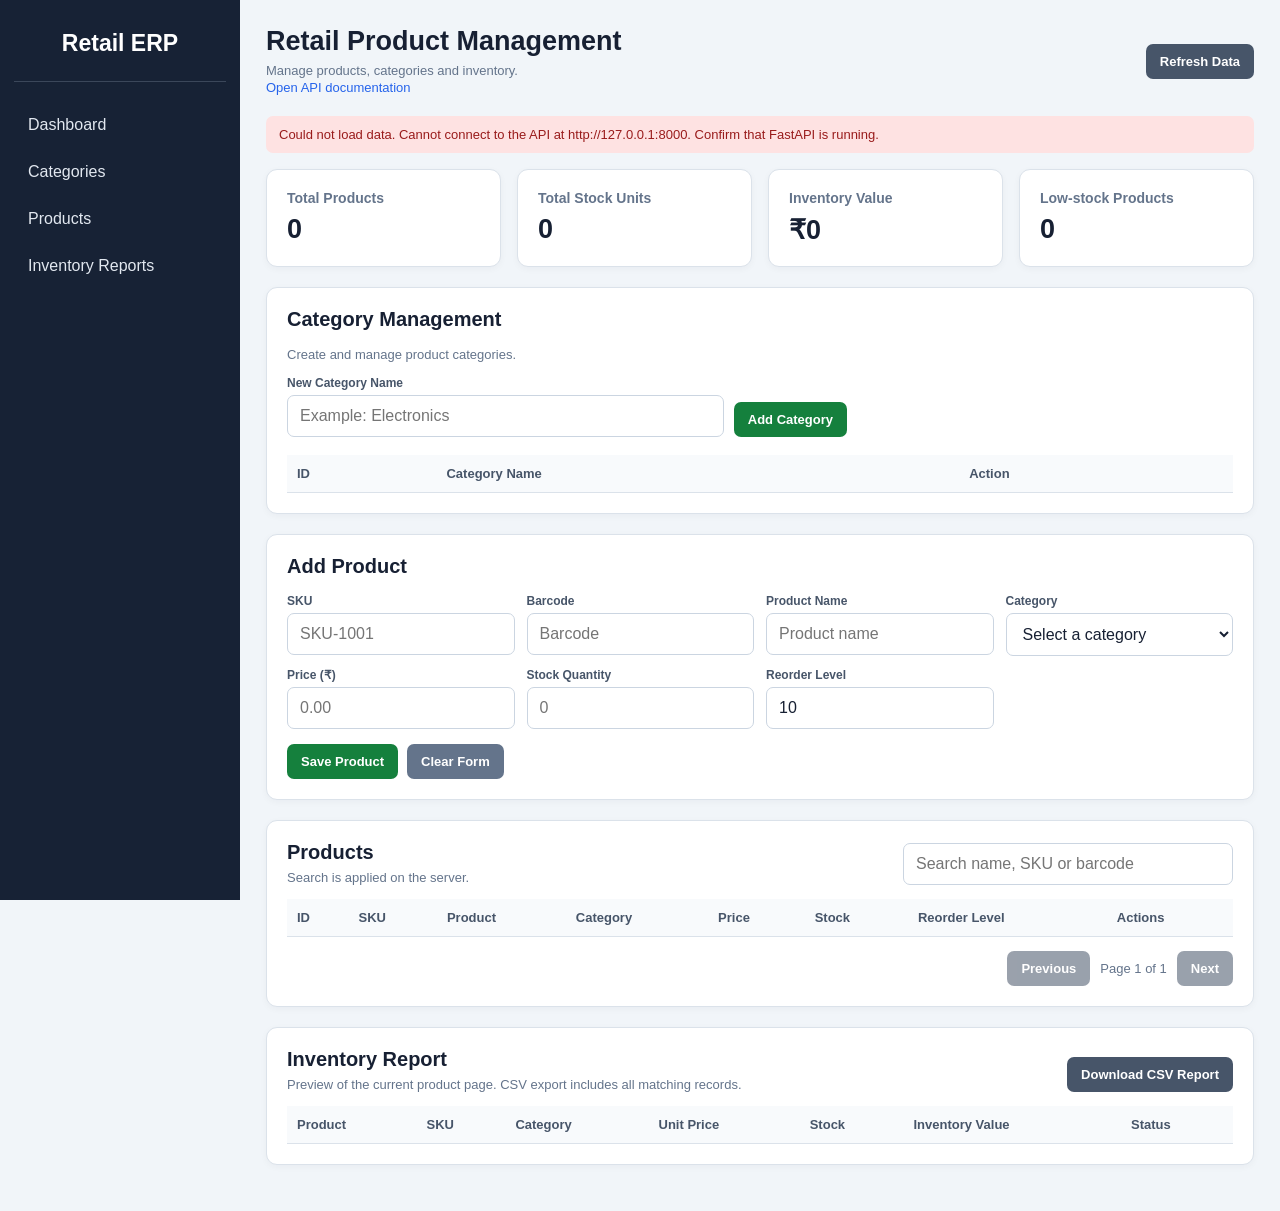
<file: index.html>
<!DOCTYPE html>
<html lang="en">
<head>
  <meta charset="UTF-8">
  <meta name="viewport" content="width=device-width, initial-scale=1.0">
  <meta name="description" content="Retail inventory and product management dashboard">
  <title>Retail ERP | Product Management</title>
  <style>
    :root {
      --navy: #172235; --navy-light: #26364f; --blue: #2563eb;
      --green: #15803d; --red: #dc2626; --muted: #64748b;
      --surface: #fff; --background: #f1f5f9; --border: #dbe2ea;
    }
    * { box-sizing: border-box; }
    body { margin: 0; font-family: "Segoe UI", Arial, sans-serif; color: #172033; background: var(--background); }
    .sidebar { width: 240px; position: fixed; inset: 0 auto 0 0; padding: 22px 14px; color: #fff; background: var(--navy); }
    .logo { padding: 8px 10px 24px; text-align: center; font-size: 23px; font-weight: 700; border-bottom: 1px solid #3b475a; }
    .menu { margin-top: 22px; }
    .menu a { display: block; margin: 5px 0; padding: 12px 14px; color: #e2e8f0; text-decoration: none; border-radius: 7px; }
    .menu a:hover, .menu a:focus-visible { background: var(--navy-light); }
    .main { width: calc(100% - 240px); margin-left: 240px; padding: 26px; }
    .header { display: flex; align-items: center; justify-content: space-between; gap: 16px; margin-bottom: 20px; }
    h1 { margin: 0; font-size: 27px; } h2 { margin: 0 0 16px; font-size: 20px; }
    h3 { margin: 0 0 8px; font-size: 14px; color: var(--muted); }
    .subtext { margin: 6px 0 0; color: var(--muted); font-size: 13px; }
    .cards { display: grid; grid-template-columns: repeat(4, minmax(0, 1fr)); gap: 16px; margin-bottom: 20px; }
    .card, .panel { padding: 20px; background: var(--surface); border: 1px solid var(--border); border-radius: 11px; box-shadow: 0 2px 7px rgba(15,23,42,.04); }
    .metric { margin: 0; font-size: 27px; font-weight: 700; overflow-wrap: anywhere; }
    .panel { margin-bottom: 20px; }
    .form-grid { display: grid; grid-template-columns: repeat(4, minmax(0, 1fr)); gap: 12px; }
    label { display: block; margin-bottom: 5px; font-size: 12px; color: #475569; font-weight: 600; }
    input, select { width: 100%; min-width: 0; padding: 11px 12px; border: 1px solid #cbd5e1; border-radius: 7px; background: #fff; color: #172033; font: inherit; }
    input:focus, select:focus, button:focus-visible { outline: 2px solid #bfdbfe; outline-offset: 1px; border-color: var(--blue); }
    .field { min-width: 0; }
    .actions { display: flex; flex-wrap: wrap; gap: 9px; margin-top: 15px; }
    button { padding: 10px 14px; border: 0; border-radius: 7px; color: #fff; font: inherit; font-size: 13px; font-weight: 600; cursor: pointer; }
    button:hover { opacity: .88; } button:disabled { opacity: .55; cursor: not-allowed; }
    .btn-save { background: var(--green); } .btn-clear { background: #64748b; }
    .btn-edit { background: var(--blue); } .btn-delete { background: var(--red); }
    .btn-view { background: #475569; } .btn-small { padding: 7px 9px; margin: 2px; }
    .category-row { display: flex; align-items: end; gap: 10px; max-width: 560px; }
    .category-row .field { flex: 1; }
    .search-row { display: flex; justify-content: space-between; align-items: end; gap: 12px; margin-bottom: 14px; }
    .search-row input { max-width: 330px; }
    .table-wrap { width: 100%; overflow-x: auto; }
    table { width: 100%; border-collapse: collapse; min-width: 760px; }
    th, td { padding: 11px 10px; border-bottom: 1px solid var(--border); text-align: left; font-size: 13px; white-space: nowrap; }
    th { background: #f8fafc; color: #475569; font-weight: 700; }
    tbody tr:hover { background: #f8fafc; }
    .status { display: inline-block; padding: 4px 8px; border-radius: 20px; font-size: 11px; font-weight: 700; }
    .status-low { color: #991b1b; background: #fee2e2; } .status-ok { color: #166534; background: #dcfce7; }
    .message { display: none; margin: 0 0 16px; padding: 11px 13px; border-radius: 7px; font-size: 13px; }
    .message.show { display: block; } .message.error { color: #991b1b; background: #fee2e2; }
    .message.success { color: #166534; background: #dcfce7; }
    .empty { padding: 24px; text-align: center; color: var(--muted); }
    .pagination { display: flex; align-items: center; justify-content: flex-end; gap: 10px; margin-top: 14px; }
    .pagination span { color: var(--muted); font-size: 13px; }
    .api-link { color: var(--blue); font-size: 13px; text-decoration: none; }
    dialog { width: min(620px, calc(100% - 30px)); max-height: 80vh; padding: 22px; border: 1px solid var(--border); border-radius: 12px; box-shadow: 0 15px 50px rgba(15,23,42,.25); }
    dialog::backdrop { background: rgba(15,23,42,.55); }
    dialog pre { overflow: auto; padding: 14px; border-radius: 8px; background: #f8fafc; font-size: 12px; white-space: pre-wrap; overflow-wrap: anywhere; }
    .dialog-head { display: flex; justify-content: space-between; align-items: center; gap: 10px; }
    @media (max-width: 1100px) { .cards { grid-template-columns: repeat(2, minmax(0, 1fr)); } .form-grid { grid-template-columns: repeat(2, minmax(0, 1fr)); } }
    @media (max-width: 720px) {
      .sidebar { position: static; width: 100%; height: auto; }
      .logo { padding-bottom: 14px; }
      .menu { display: flex; flex-wrap: wrap; gap: 4px; margin-top: 12px; }
      .menu a { padding: 8px 10px; font-size: 13px; }
      .main { width: 100%; margin: 0; padding: 16px; }
      .header { align-items: flex-start; }
      .cards { grid-template-columns: repeat(2, minmax(0, 1fr)); gap: 10px; }
      .card { padding: 14px; } .metric { font-size: 21px; }
      .form-grid { grid-template-columns: 1fr; }
      .category-row, .search-row { align-items: stretch; flex-direction: column; }
      .search-row input { max-width: none; }
    }
  </style>
</head>
<body>
  <aside class="sidebar">
    <div class="logo">Retail ERP</div>
    <nav class="menu" aria-label="Main navigation">
      <a href="#dashboard">Dashboard</a>
      <a href="#categories">Categories</a>
      <a href="#products">Products</a>
      <a href="#reports">Inventory Reports</a>
    </nav>
  </aside>

  <main class="main">
    <div class="header" id="dashboard">
      <div>
        <h1>Retail Product Management</h1>
        <p class="subtext">Manage products, categories and inventory.</p>
        <a class="api-link" href="http://127.0.0.1:8000/docs" target="_blank" rel="noopener">Open API documentation</a>
      </div>
      <button class="btn-view" id="refreshButton" type="button">Refresh Data</button>
    </div>

    <div id="message" class="message" role="status" aria-live="polite"></div>

    <section class="cards" aria-label="Inventory summary">
      <div class="card"><h3>Total Products</h3><p class="metric" id="totalProducts">0</p></div>
      <div class="card"><h3>Total Stock Units</h3><p class="metric" id="totalStock">0</p></div>
      <div class="card"><h3>Inventory Value</h3><p class="metric" id="inventoryValue">₹0</p></div>
      <div class="card"><h3>Low-stock Products</h3><p class="metric" id="lowStock">0</p></div>
    </section>

    <section class="panel" id="categories">
      <h2>Category Management</h2>
      <p class="subtext">Create and manage product categories.</p>
      <form id="categoryForm" class="category-row" style="margin-top:14px">
        <div class="field">
          <label for="newCategory">New Category Name</label>
          <input id="newCategory" type="text" maxlength="100" placeholder="Example: Electronics" required>
        </div>
        <button class="btn-save" id="addCategoryButton" type="submit">Add Category</button>
      </form>
      <div class="table-wrap" style="margin-top:18px">
        <table style="min-width:300px">
          <thead><tr><th>ID</th><th>Category Name</th><th>Action</th></tr></thead>
          <tbody id="categoryRows"></tbody>
        </table>
      </div>
    </section>

    <section class="panel" id="products">
      <h2 id="formTitle">Add Product</h2>
      <form id="productForm">
        <input id="id" type="hidden">
        <div class="form-grid">
          <div class="field"><label for="sku">SKU</label><input id="sku" minlength="3" maxlength="50" placeholder="SKU-1001" required></div>
          <div class="field"><label for="barcode">Barcode</label><input id="barcode" minlength="3" maxlength="100" placeholder="Barcode" required></div>
          <div class="field"><label for="name">Product Name</label><input id="name" maxlength="100" placeholder="Product name" required></div>
          <div class="field"><label for="category_id">Category</label><select id="category_id" required><option value="">Select a category</option></select></div>
          <div class="field"><label for="price">Price (₹)</label><input id="price" type="number" min="0.01" max="9999999999.99" step="0.01" placeholder="0.00" required></div>
          <div class="field"><label for="stock">Stock Quantity</label><input id="stock" type="number" min="0" step="1" placeholder="0" required></div>
          <div class="field"><label for="reorder_level">Reorder Level</label><input id="reorder_level" type="number" min="0" step="1" value="10" required></div>
        </div>
        <div class="actions">
          <button class="btn-save" id="saveButton" type="submit">Save Product</button>
          <button class="btn-clear" id="clearButton" type="button">Clear Form</button>
        </div>
      </form>
    </section>

    <section class="panel">
      <div class="search-row">
        <div><h2 style="margin-bottom:4px">Products</h2><p class="subtext">Search is applied on the server.</p></div>
        <input id="searchText" type="search" placeholder="Search name, SKU or barcode" aria-label="Search products">
      </div>
      <div class="table-wrap">
        <table>
          <thead><tr><th>ID</th><th>SKU</th><th>Product</th><th>Category</th><th>Price</th><th>Stock</th><th>Reorder Level</th><th>Actions</th></tr></thead>
          <tbody id="rows"></tbody>
        </table>
      </div>
      <div class="pagination">
        <button class="btn-view" id="previousPageButton" type="button" disabled>Previous</button>
        <span id="pageInfo">Page 1 of 1</span>
        <button class="btn-view" id="nextPageButton" type="button" disabled>Next</button>
      </div>
    </section>

    <section class="panel" id="reports">
      <div class="search-row">
        <div><h2 style="margin-bottom:4px">Inventory Report</h2><p class="subtext">Preview of the current product page. CSV export includes all matching records.</p></div>
        <button class="btn-view" id="downloadButton" type="button">Download CSV Report</button>
      </div>
      <div class="table-wrap">
        <table>
          <thead><tr><th>Product</th><th>SKU</th><th>Category</th><th>Unit Price</th><th>Stock</th><th>Inventory Value</th><th>Status</th></tr></thead>
          <tbody id="reportRows"></tbody>
        </table>
      </div>
    </section>
  </main>

  <dialog id="detailsDialog">
    <div class="dialog-head"><h2>Product Details</h2><button class="btn-clear" id="closeDetailsButton" type="button">Close</button></div>
    <pre id="detailsContent"></pre>
  </dialog>

  <script src="script.js" defer></script>
</body>
</html>
</file>
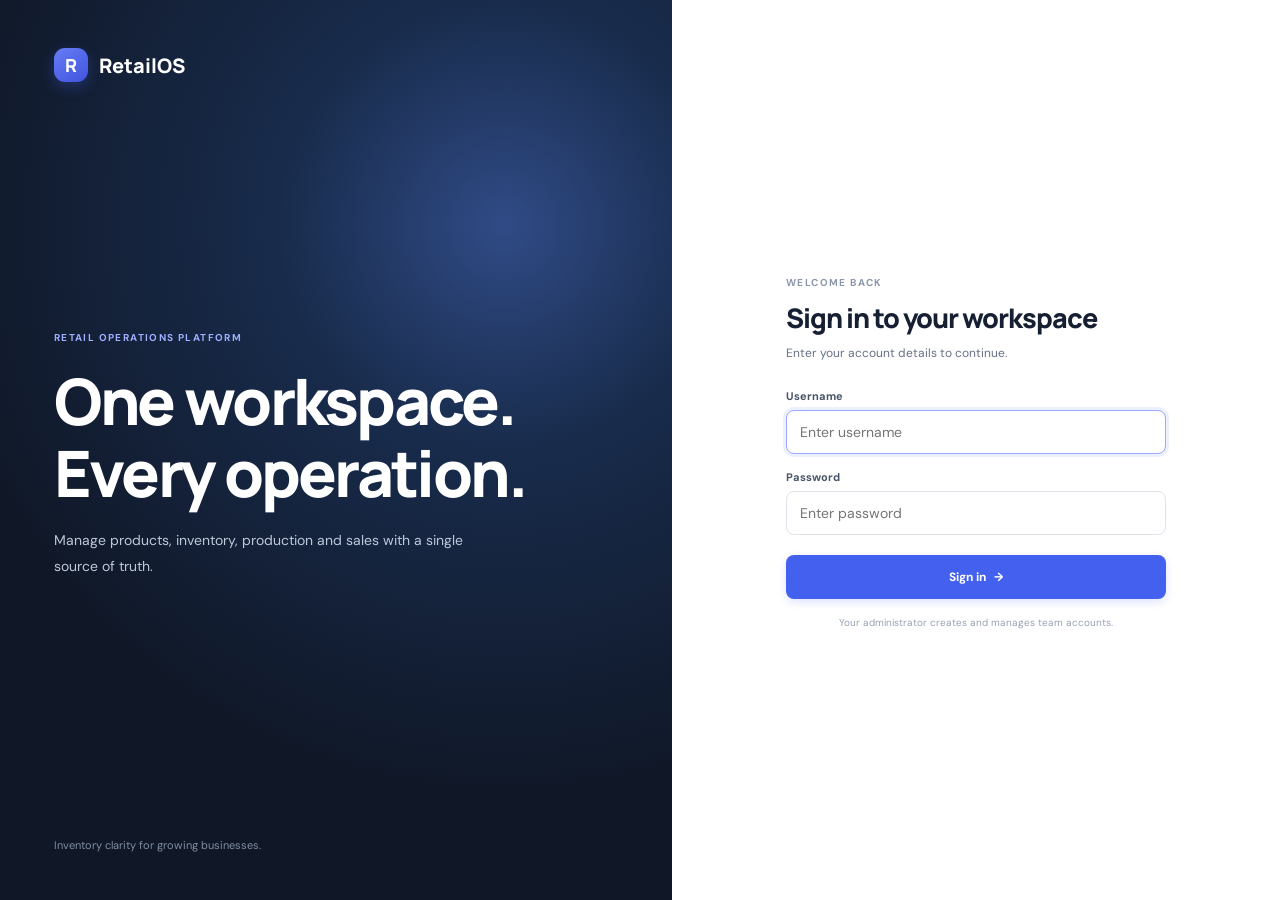
<file: static/index.html>
<!DOCTYPE html>
<html lang="en">
<head>
  <meta charset="UTF-8" />
  <meta name="viewport" content="width=device-width, initial-scale=1.0" />
  <meta name="theme-color" content="#101828" />
  <title>RetailOS | Management Suite</title>
  <link rel="stylesheet" href="/static/styles.css" />
</head>
<body>
  <div id="loginScreen" class="login-screen hidden">
    <div class="login-art">
      <div class="login-brand"><span class="brand-mark">R</span><span>RetailOS</span></div>
      <div class="login-copy">
        <span class="eyebrow">RETAIL OPERATIONS PLATFORM</span>
        <h1>One workspace.<br />Every operation.</h1>
        <p>Manage products, inventory, production and sales with a single source of truth.</p>
      </div>
      <div class="login-foot">Inventory clarity for growing businesses.</div>
    </div>
    <div class="login-panel">
      <form id="loginForm" class="login-form">
        <div class="mobile-brand"><span class="brand-mark">R</span><b>RetailOS</b></div>
        <span class="eyebrow">WELCOME BACK</span>
        <h2>Sign in to your workspace</h2>
        <p class="muted">Enter your account details to continue.</p>
        <label for="loginUsername">Username</label>
        <input id="loginUsername" name="username" autocomplete="username" required placeholder="Enter username" />
        <label for="loginPassword">Password</label>
        <input id="loginPassword" name="password" type="password" autocomplete="current-password" required placeholder="Enter password" />
        <div id="loginError" class="form-error hidden"></div>
        <button class="btn btn-primary btn-wide" type="submit">Sign in <span>→</span></button>
        <p class="login-hint">Your administrator creates and manages team accounts.</p>
      </form>
    </div>
  </div>

  <div id="appShell" class="app-shell hidden">
    <aside class="sidebar" id="sidebar">
      <a class="brand" href="#dashboard"><span class="brand-mark">R</span><span>RetailOS<small>MANAGEMENT SUITE</small></span></a>
      <div class="workspace-label">WORKSPACE</div>
      <nav id="mainNav" class="main-nav">
        <button class="nav-link active" data-page="dashboard"><span class="nav-icon">▦</span>Overview</button>
        <div class="nav-section">CATALOGUE</div>
        <button class="nav-link" data-page="products"><span class="nav-icon">▤</span>Products</button>
        <button class="nav-link" data-page="categories"><span class="nav-icon">◇</span>Categories</button>
        <div class="nav-section">OPERATIONS</div>
        <button class="nav-link" data-page="production"><span class="nav-icon">⚙</span>Production</button>
        <button class="nav-link" data-page="sales"><span class="nav-icon">↗</span>Sales</button>
        <button class="nav-link" data-page="inventory"><span class="nav-icon">▣</span>Inventory</button>
        <div class="nav-section">BUSINESS</div>
        <button class="nav-link" data-page="customers"><span class="nav-icon">♙</span>Customers</button>
        <button class="nav-link" data-page="suppliers"><span class="nav-icon">♧</span>Suppliers</button>
        <button class="nav-link" data-page="reports"><span class="nav-icon">▥</span>Reports</button>
        <button class="nav-link admin-only" data-page="users"><span class="nav-icon">♧</span>Team & access</button>
      </nav>
      <div class="sidebar-bottom">
        <div class="help-card"><div class="help-icon">?</div><b>Need a hand?</b><p>Review the setup guide for help with your workspace.</p><a href="/docs" target="_blank" rel="noreferrer">API documentation ↗</a></div>
        <div class="sidebar-version">RETAILOS <span>v2.0</span></div>
      </div>
    </aside>

    <main class="main-area">
      <header class="topbar">
        <button id="mobileMenuButton" class="icon-button mobile-menu" aria-label="Toggle navigation">☰</button>
        <div class="breadcrumbs"><span>Workspace</span><i>/</i><b id="breadcrumbCurrent">Overview</b></div>
        <div class="top-actions">
          <span class="system-status"><i></i> System operational</span>
          <button class="icon-button" id="changePasswordButton" title="Change password">⌑</button>
          <div class="user-menu"><div class="avatar" id="userAvatar">A</div><div class="user-meta"><b id="userName">Administrator</b><small id="userRole">ADMIN</small></div><button id="logoutButton" class="logout-button" title="Sign out">↪</button></div>
        </div>
      </header>
      <section class="page-wrap">
        <div id="toast" class="toast hidden" role="status" aria-live="polite"></div>
        <div id="pageContent"></div>
      </section>
      <footer class="footer"><span>RetailOS · Operations workspace</span><span>Data is stored in your PostgreSQL database</span></footer>
    </main>
  </div>

  <dialog id="appModal" class="app-modal"><div class="modal-head"><div><span class="eyebrow" id="modalEyebrow">WORKSPACE</span><h2 id="modalTitle">Create record</h2></div><button class="icon-button" id="modalClose" aria-label="Close">×</button></div><div id="modalBody"></div></dialog>
  <script src="/static/app.js" defer></script>
</body>
</html>
</file>
<file: static/styles.css>
@import url('https://fonts.googleapis.com/css2?family=DM+Sans:wght@400;500;600;700&family=Manrope:wght@400;500;600;700;800&display=swap');
:root{--ink:#172033;--muted:#667085;--muted2:#98a2b3;--line:#e7ebf1;--surface:#fff;--canvas:#f5f7fb;--nav:#101828;--nav2:#1d2939;--primary:#4361ee;--primary-soft:#edf0ff;--green:#12a76a;--green-soft:#e7f8f0;--orange:#e58a25;--orange-soft:#fff4e5;--red:#d92d20;--red-soft:#fff0ee;--shadow:0 8px 24px rgba(16,24,40,.045);font-family:'DM Sans',sans-serif;color:var(--ink)}
*{box-sizing:border-box}body{margin:0;background:var(--canvas);font-family:'DM Sans',sans-serif;font-size:14px}button,input,select,textarea{font:inherit}button{cursor:pointer}button:disabled{opacity:.6;cursor:wait}.hidden{display:none!important}.muted{color:var(--muted)}.eyebrow{font-size:10px;letter-spacing:1.4px;font-weight:700;color:#8b96a9}.app-shell{min-height:100vh}.sidebar{width:252px;position:fixed;inset:0 auto 0 0;background:var(--nav);color:#fff;padding:25px 16px 16px;display:flex;flex-direction:column;z-index:20}.brand{display:flex;align-items:center;gap:11px;padding:0 10px 26px;color:#fff;text-decoration:none;font:800 20px Manrope,sans-serif;letter-spacing:-.7px}.brand small{display:block;color:#8895a7;font:600 9px 'DM Sans',sans-serif;letter-spacing:1.6px;margin-top:2px}.brand-mark{width:34px;height:34px;border-radius:11px;background:linear-gradient(145deg,#667df6,#4054dd);display:inline-grid;place-items:center;color:#fff;font:800 18px Manrope,sans-serif;box-shadow:0 5px 14px rgba(67,97,238,.3);flex:none}.workspace-label,.nav-section{color:#77859a;font-size:9px;font-weight:700;letter-spacing:1.5px;padding:12px 12px 8px}.main-nav{display:flex;flex-direction:column;gap:4px}.nav-link{border:0;background:transparent;color:#b7c1ce;text-align:left;padding:11px 12px;border-radius:8px;display:flex;align-items:center;gap:12px;font-size:13px;font-weight:500;transition:.15s}.nav-link:hover{background:#1b2940;color:#fff}.nav-link.active{background:#263a65;color:#fff;box-shadow:inset 3px 0 #8da1ff}.nav-icon{font-size:17px;width:18px;text-align:center;color:#98a9c0}.nav-link.active .nav-icon{color:#aab8ff}.nav-section{padding-top:22px}.sidebar-bottom{margin-top:auto}.help-card{padding:15px;border:1px solid #2b3a50;border-radius:11px;background:#18263b}.help-icon{width:24px;height:24px;display:grid;place-items:center;border-radius:8px;background:#2a3d62;color:#bdc9ff;margin-bottom:10px;font-weight:700}.help-card b{font-size:12px}.help-card p{font-size:11px;color:#9eacbf;line-height:1.6;margin:6px 0 11px}.help-card a{font-size:11px;color:#b9c5ff;text-decoration:none}.sidebar-version{padding:18px 5px 3px;color:#66758b;font-size:9px;letter-spacing:1.2px;font-weight:700}.sidebar-version span{float:right;color:#7f8da2}.main-area{margin-left:252px;min-height:100vh;display:flex;flex-direction:column}.topbar{height:72px;background:#fff;border-bottom:1px solid var(--line);display:flex;align-items:center;justify-content:space-between;padding:0 34px;position:sticky;top:0;z-index:10}.breadcrumbs{display:flex;gap:11px;align-items:center;color:#98a2b3;font-size:12px}.breadcrumbs i{font-style:normal;color:#d0d5dd}.breadcrumbs b{color:#344054;font-weight:600}.top-actions{display:flex;align-items:center;gap:20px}.system-status{font-size:11px;color:#667085;display:flex;align-items:center;gap:7px}.system-status i{width:7px;height:7px;background:#12b76a;border-radius:50%;box-shadow:0 0 0 3px #e4f7ed}.icon-button{width:34px;height:34px;border:1px solid var(--line);border-radius:8px;background:#fff;color:#667085;font-size:17px;display:grid;place-items:center}.icon-button:hover{background:#f8f9fc;color:var(--ink)}.user-menu{display:flex;align-items:center;gap:9px;padding-left:16px;border-left:1px solid var(--line)}.avatar{width:34px;height:34px;background:#e9edff;color:#4158d9;border-radius:50%;display:grid;place-items:center;font-weight:700}.user-meta b{display:block;font-size:11px}.user-meta small{display:block;font-size:9px;color:#98a2b3;margin-top:3px;letter-spacing:.8px}.logout-button{border:0;background:transparent;color:#98a2b3;font-size:19px;margin-left:8px}.page-wrap{padding:29px 34px 34px;flex:1;width:100%;max-width:1650px;margin:0 auto}.footer{padding:14px 34px;border-top:1px solid var(--line);display:flex;justify-content:space-between;color:#98a2b3;font-size:10px;background:#fff}.page-heading{display:flex;align-items:flex-end;justify-content:space-between;gap:15px;margin-bottom:23px}.page-heading h1{font:800 25px Manrope,sans-serif;letter-spacing:-.9px;margin:0 0 6px}.page-heading p{margin:0;color:var(--muted);font-size:12px}.heading-actions{display:flex;gap:9px;flex-wrap:wrap}.btn{display:inline-flex;align-items:center;justify-content:center;gap:8px;padding:10px 14px;border:1px solid transparent;border-radius:8px;font-size:12px;font-weight:700;transition:.15s}.btn-primary{background:var(--primary);color:#fff;box-shadow:0 3px 8px rgba(67,97,238,.18)}.btn-primary:hover{background:#354fdb}.btn-secondary{background:#fff;border-color:var(--line);color:#475467}.btn-secondary:hover{background:#f9fafb}.btn-danger{background:#fff;border-color:#fecdca;color:#b42318}.btn-small{padding:6px 9px;font-size:10px;border-radius:6px}.btn-wide{width:100%;padding:13px}.metric-grid{display:grid;grid-template-columns:repeat(4,minmax(0,1fr));gap:14px;margin-bottom:17px}.metric-card,.panel{background:#fff;border:1px solid var(--line);border-radius:12px;box-shadow:var(--shadow)}.metric-card{padding:17px 18px}.metric-top{display:flex;justify-content:space-between;align-items:center;color:#667085;font-size:11px;font-weight:600}.metric-icon{width:31px;height:31px;border-radius:9px;display:grid;place-items:center;font-size:16px;background:#edf0ff;color:#5268e8}.metric-icon.green{background:var(--green-soft);color:var(--green)}.metric-icon.orange{background:var(--orange-soft);color:var(--orange)}.metric-icon.red{background:var(--red-soft);color:var(--red)}.metric-value{font:800 25px Manrope,sans-serif;letter-spacing:-.8px;margin:12px 0 4px}.metric-note{font-size:10px;color:#98a2b3}.dashboard-grid{display:grid;grid-template-columns:minmax(0,1.55fr) minmax(280px,.9fr);gap:16px;margin-bottom:17px}.panel{padding:19px;margin-bottom:16px;min-width:0}.panel-head{display:flex;align-items:flex-start;justify-content:space-between;gap:10px;margin-bottom:17px}.panel-title{font:700 14px Manrope,sans-serif;margin:0}.panel-subtitle{color:#98a2b3;font-size:10px;margin:5px 0 0}.chart-legend{display:flex;align-items:center;gap:6px;color:#98a2b3;font-size:10px}.chart-legend i{width:7px;height:7px;background:#5369ed;border-radius:2px}.bar-chart{height:205px;display:flex;align-items:flex-end;gap:12px;padding:13px 4px 0;border-bottom:1px solid var(--line);background:repeating-linear-gradient(to bottom,transparent 0,transparent 50px,#f0f2f6 51px)}.bar-column{flex:1;min-width:0;height:100%;display:flex;flex-direction:column;justify-content:flex-end;align-items:center;gap:8px}.bar{width:min(28px,75%);background:linear-gradient(180deg,#7889ff,#4961e8);border-radius:5px 5px 2px 2px;min-height:3px;transition:height .3s}.bar-label{font-size:9px;color:#98a2b3;padding-bottom:8px}.chart-empty{align-self:center;width:100%;text-align:center;color:#98a2b3;font-size:11px}.quick-stat-list{display:flex;flex-direction:column;gap:16px}.quick-stat{display:flex;align-items:center;justify-content:space-between}.quick-stat span{font-size:11px;color:#667085}.quick-stat b{font:700 13px Manrope,sans-serif}.quick-stat strong{font-size:10px;color:#12a76a}.table-toolbar{display:flex;justify-content:space-between;align-items:center;gap:12px;margin-bottom:14px}.search-box{position:relative;min-width:220px;max-width:330px;flex:1}.search-box input{width:100%;padding:9px 12px 9px 34px;border:1px solid var(--line);border-radius:8px;outline:none;font-size:11px;background:#fff}.search-box input:focus,.field input:focus,.field select:focus,.field textarea:focus{border-color:#9aa9ff;box-shadow:0 0 0 3px #edf0ff}.search-box span{position:absolute;left:12px;top:8px;color:#98a2b3}.table-wrap{width:100%;overflow:auto}table{width:100%;border-collapse:collapse;white-space:nowrap}th{text-align:left;background:#f9fafb;color:#98a2b3;font-size:9px;font-weight:700;text-transform:uppercase;letter-spacing:.7px;padding:11px 12px;border-bottom:1px solid var(--line)}td{padding:12px;border-bottom:1px solid #f0f2f5;font-size:11px;color:#475467}tbody tr:last-child td{border-bottom:0}tbody tr:hover{background:#fbfcfe}.table-primary{font-weight:700;color:#344054}.table-secondary{font-size:10px;color:#98a2b3;margin-top:3px}.pill{display:inline-flex;padding:4px 8px;border-radius:20px;font-size:9px;font-weight:700}.pill-green{color:#027a48;background:#ecfdf3}.pill-orange{color:#b54708;background:#fffaeb}.pill-red{color:#b42318;background:#fef3f2}.pill-blue{color:#3538cd;background:#eef4ff}.empty-state{text-align:center;padding:34px 12px;color:#98a2b3;font-size:11px}.form-grid{display:grid;grid-template-columns:repeat(2,minmax(0,1fr));gap:13px}.field{min-width:0}.field.full{grid-column:1/-1}.field label{display:block;font-size:10px;font-weight:700;color:#475467;margin:0 0 6px}.field input,.field select,.field textarea{width:100%;border:1px solid #dfe3ea;border-radius:8px;padding:10px 11px;color:#344054;font-size:12px;outline:none;background:#fff}.field textarea{min-height:76px;resize:vertical}.field-help{font-size:9px;color:#98a2b3;margin-top:5px}.form-actions{display:flex;justify-content:flex-end;gap:8px;margin-top:18px;padding-top:14px;border-top:1px solid var(--line)}.toast{position:fixed;right:25px;top:85px;z-index:60;max-width:380px;padding:12px 16px;border-radius:9px;background:#101828;color:#fff;box-shadow:0 12px 30px #10182830;font-size:12px}.toast.error{background:#b42318}.status-line{display:flex;align-items:center;gap:7px}.dot{width:7px;height:7px;border-radius:50%;background:#12b76a}.dot.warn{background:#f79009}.modal-backdrop{background:rgba(16,24,40,.45)}.app-modal{width:min(600px,calc(100% - 28px));max-height:88vh;border:1px solid var(--line);border-radius:15px;padding:0;box-shadow:0 24px 70px #10182830}.app-modal::backdrop{background:rgba(16,24,40,.48)}.modal-head{display:flex;align-items:flex-start;justify-content:space-between;padding:20px 22px 16px;border-bottom:1px solid var(--line)}.modal-head h2{font:800 18px Manrope,sans-serif;margin:5px 0 0}.modal-head .icon-button{font-size:22px}.modal-content{padding:20px 22px 22px;overflow:auto}.mobile-menu,.mobile-brand{display:none}.login-screen{min-height:100vh;display:grid;grid-template-columns:1.05fr .95fr;background:#fff}.login-art{background:radial-gradient(circle at 75% 25%,#304b86 0,#182b4b 27%,#101828 67%);padding:48px 8%;color:#fff;display:flex;flex-direction:column;justify-content:space-between;min-height:100vh}.login-brand{display:flex;align-items:center;gap:11px;font:800 20px Manrope,sans-serif}.login-copy{max-width:520px;margin:auto 0}.login-copy .eyebrow{color:#9eafff}.login-copy h1{font:800 clamp(38px,5vw,64px)/1.12 Manrope,sans-serif;letter-spacing:-2.7px;margin:20px 0}.login-copy p{max-width:430px;color:#bdc8d9;font-size:14px;line-height:1.8}.login-foot{color:#7f8da2;font-size:11px}.login-panel{display:grid;place-items:center;padding:40px}.login-form{width:min(380px,100%)}.login-form h2{font:800 27px Manrope,sans-serif;letter-spacing:-1px;margin:9px 0}.login-form>p{font-size:12px;margin:0 0 28px}.login-form label{display:block;font-size:11px;font-weight:700;color:#475467;margin:16px 0 7px}.login-form input{width:100%;padding:12px 13px;border:1px solid #dfe3ea;border-radius:8px;outline:none}.login-form input:focus{border-color:#9aa9ff;box-shadow:0 0 0 3px #edf0ff}.login-form .btn{margin-top:20px}.login-hint{font-size:10px!important;color:#98a2b3;text-align:center;margin:17px 0 0!important}.form-error{color:#b42318;background:#fff0ee;border-radius:7px;padding:9px 11px;font-size:11px;margin-top:12px}.login-error{display:block}
@media(max-width:1150px){.metric-grid{grid-template-columns:repeat(2,minmax(0,1fr))}.page-wrap{padding:24px}.topbar{padding:0 24px}}
@media(max-width:850px){.sidebar{transform:translateX(-100%);transition:transform .2s}.sidebar.open{transform:translateX(0);box-shadow:10px 0 35px #10182830}.main-area{margin-left:0}.mobile-menu{display:grid}.topbar{gap:12px;padding:0 17px}.breadcrumbs{margin-right:auto}.page-wrap{padding:20px 16px}.dashboard-grid{grid-template-columns:1fr}.system-status{display:none}.footer{padding:12px 16px;gap:10px}}
@media(max-width:560px){.topbar{height:62px}.user-meta{display:none}.user-menu{padding-left:10px}.top-actions{gap:9px}.metric-grid{grid-template-columns:repeat(2,minmax(0,1fr));gap:9px}.metric-card{padding:13px}.metric-value{font-size:20px}.metric-top{font-size:9px}.metric-icon{width:27px;height:27px}.page-heading{align-items:flex-start;flex-direction:column}.page-heading h1{font-size:22px}.heading-actions{width:100%}.heading-actions .btn{flex:1}.table-toolbar{align-items:stretch;flex-direction:column}.search-box{max-width:none}.form-grid{grid-template-columns:1fr}.field.full{grid-column:auto}.login-screen{grid-template-columns:1fr}.login-art{display:none}.login-panel{padding:25px;min-height:100vh}.mobile-brand{display:flex;align-items:center;gap:10px;margin-bottom:45px;font:800 19px Manrope,sans-serif}.mobile-brand .brand-mark{width:32px;height:32px}.footer{font-size:9px}.footer span:last-child{display:none}.bar-chart{gap:5px}.bar-label{font-size:8px}}

.text-red{color:#d92d20}.text-green{color:#039855}
</file>
